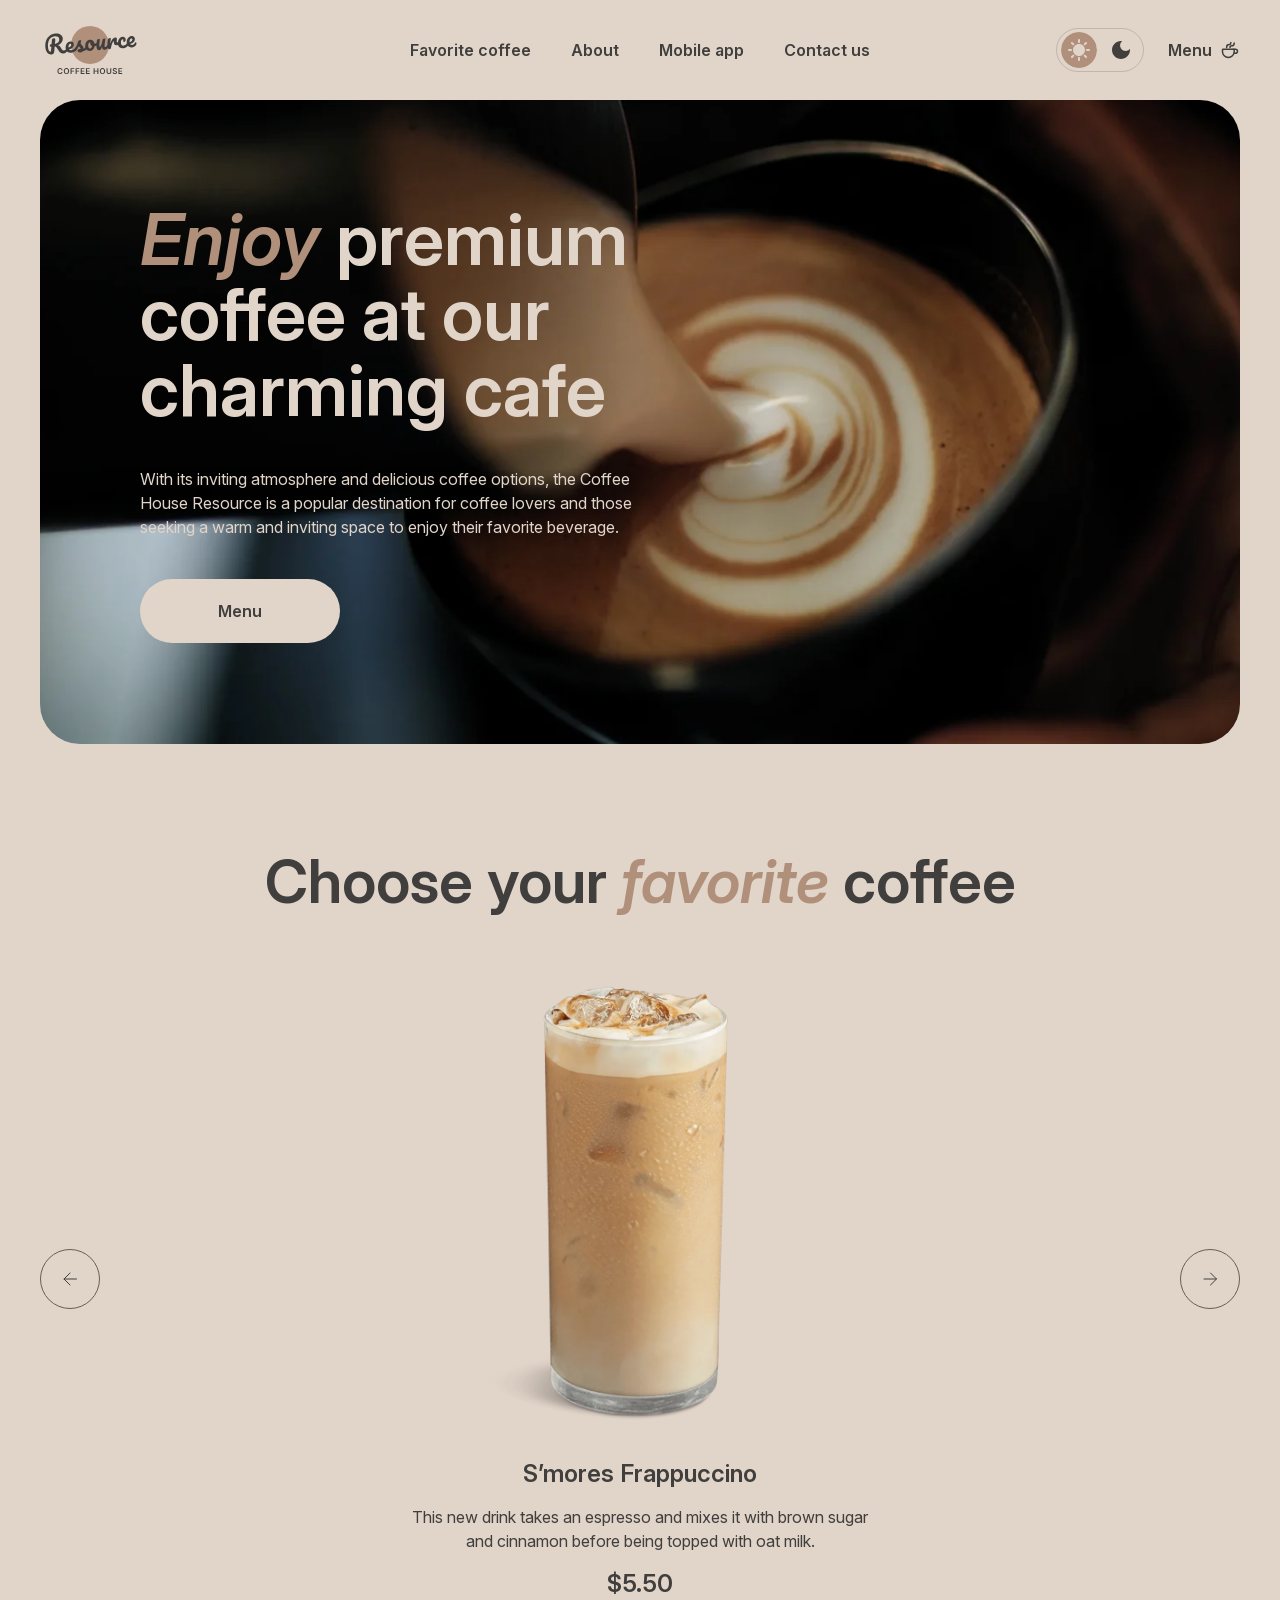
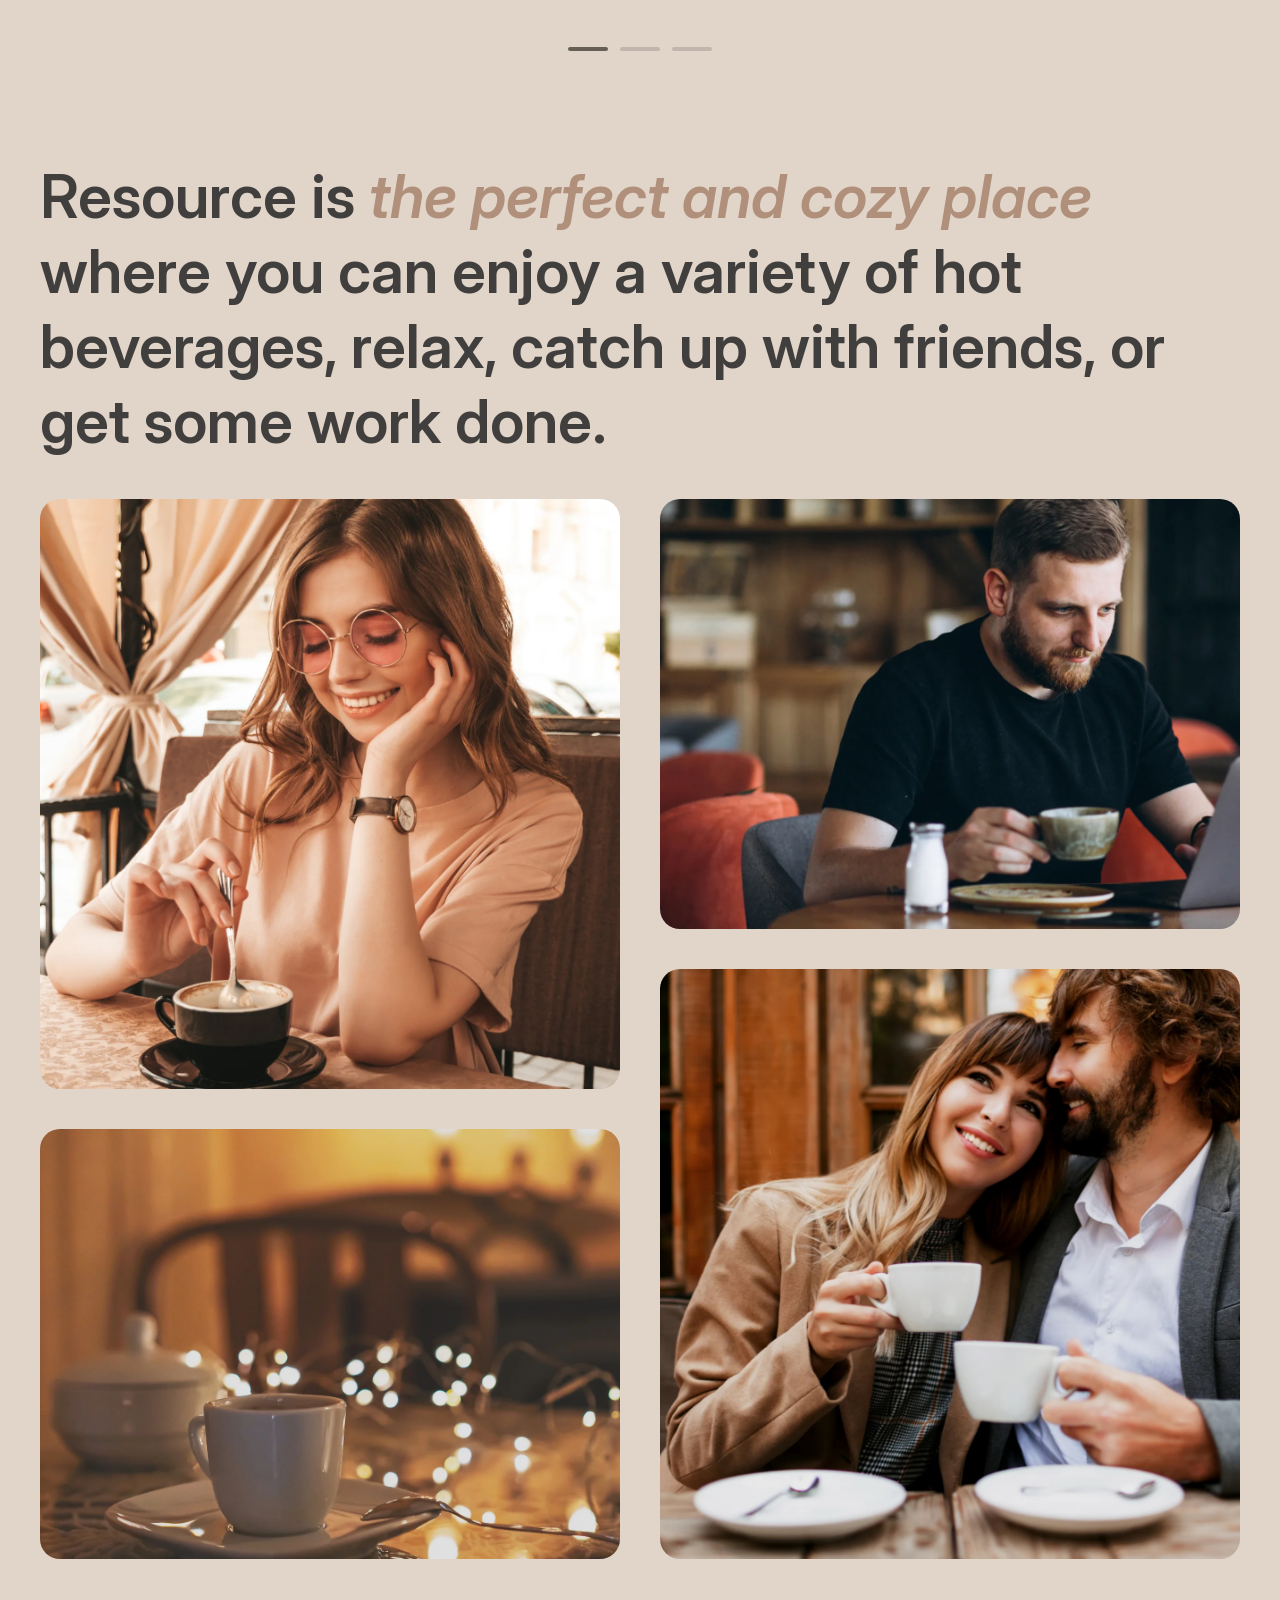
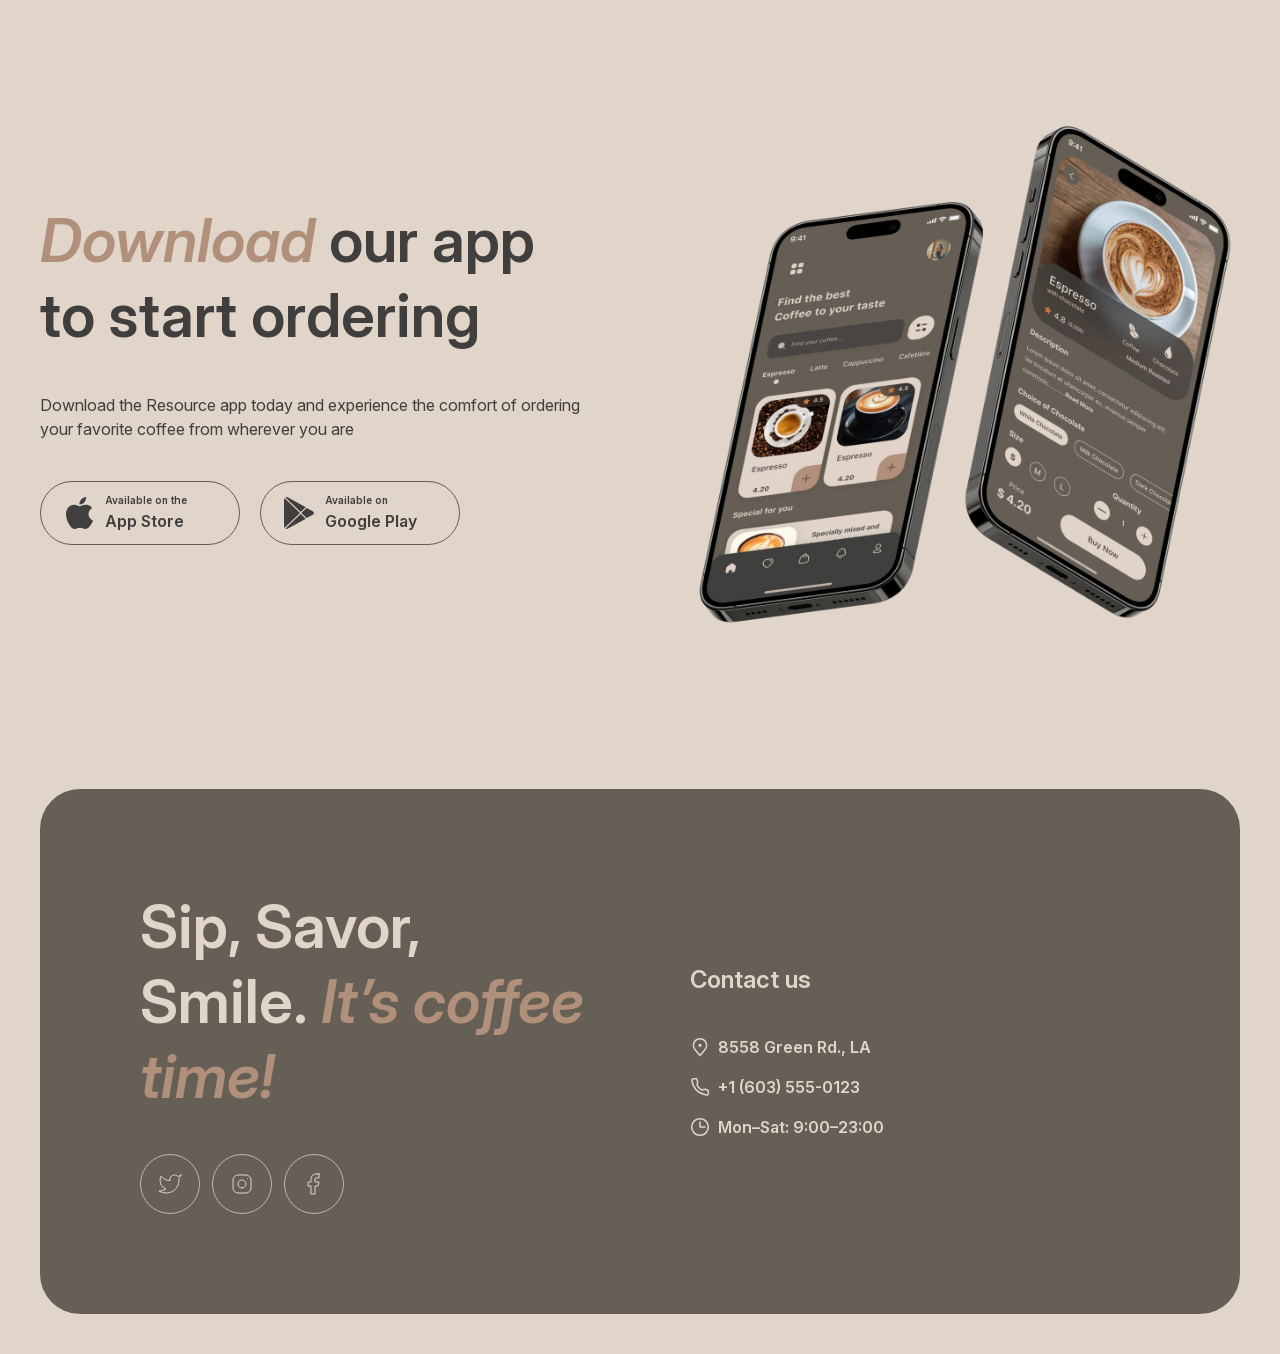
<file: index.html>
<!doctype html>
<html lang="en">
  <head>
    <meta charset="UTF-8">
    <meta name="viewport" content="width=device-width, initial-scale=1.0">
    <meta
      name="description"
      content="Coffee House — enjoy premium coffee in a cozy atmosphere."
    >
    <title>Coffee House</title>
    <link rel="icon" href="./assets/icons/coffee-cup.svg" type="image/svg+xml">
    <script src="./js/theme.js"></script>
    <link rel="stylesheet" href="./css/style.css">
    <script src="./js/navigation.js" defer></script>
    <script src="./js/slider.js" defer></script>
  </head>
  <body>
    <a class="skip-link" href="#main-content">Skip to main content</a>

    <header class="header container">
      <a class="logo" href="./" aria-label="Coffee House home page">
        <img class="logo__image logo__image--light" src="./assets/icons/logo-light.svg" alt="">
        <img class="logo__image logo__image--dark" src="./assets/icons/logo-dark.svg" alt="">
      </a>

      <nav class="navigation" id="main-navigation" data-navigation aria-label="Main navigation">
        <ul class="navigation__list">
          <li><a class="navigation__link" href="#favorite">Favorite coffee</a></li>
          <li><a class="navigation__link" href="#about">About</a></li>
          <li><a class="navigation__link" href="#mobile-app">Mobile app</a></li>
          <li><a class="navigation__link" href="#contacts">Contact us</a></li>
          <li class="navigation__menu-item">
            <a class="navigation__link navigation__menu-link" href="./menu/">
              <span>Menu</span>
              <span class="icon icon--coffee-cup" aria-hidden="true"></span>
            </a>
          </li>
        </ul>
      </nav>

      <div class="header__actions">
        <div class="theme-switch" role="group" aria-label="Color theme">
          <button
            class="theme-switch__button theme-switch__button--light"
            type="button"
            data-theme-value="light"
            aria-label="Use light theme"
            aria-pressed="true"
          ></button>
          <button
            class="theme-switch__button theme-switch__button--dark"
            type="button"
            data-theme-value="dark"
            aria-label="Use dark theme"
            aria-pressed="false"
          ></button>
        </div>

        <a class="menu-link" href="./menu/">
          <span>Menu</span>
          <span class="icon icon--coffee-cup" aria-hidden="true"></span>
        </a>

        <button
          class="burger-button"
          type="button"
          data-burger-button
          aria-label="Open menu"
          aria-controls="main-navigation"
          aria-expanded="false"
        >
          <span class="icon icon--burger" aria-hidden="true"></span>
          <span class="icon icon--close" aria-hidden="true"></span>
        </button>
      </div>
    </header>

    <main class="home-main container" id="main-content" tabindex="-1">
      <section class="hero">
        <div class="hero__content">
          <h1 class="hero__title">
            <span class="accent">Enjoy</span> premium coffee at our charming cafe
          </h1>
          <p class="hero__description">
            With its inviting atmosphere and delicious coffee options, the Coffee House Resource is a popular destination for coffee lovers and those seeking a warm and inviting space to enjoy their favorite beverage.
          </p>
          <a class="primary-button" href="./menu/">
            <span>Menu</span>
            <span class="icon icon--coffee-cup" aria-hidden="true"></span>
          </a>
        </div>
      </section>

      <section class="favorite" id="favorite">
        <h2 class="section-title section-title--center">
          Choose your <span class="accent">favorite</span> coffee
        </h2>

        <div class="slider" data-slider role="region" aria-roledescription="carousel" aria-label="Favorite coffee">
          <div class="slider__row">
            <button class="round-button slider__button" type="button" data-slider-direction="previous" aria-label="Previous coffee">
              <span class="icon icon--arrow-left" aria-hidden="true"></span>
            </button>

            <div class="slider__viewport" data-slider-viewport>
              <div class="slider__track" data-slider-track>
                <article class="favorite-slide">
                  <img class="favorite-slide__image" src="./assets/images/favorite-1.webp" alt="S’mores Frappuccino">
                  <div class="favorite-slide__description">
                    <h3 class="favorite-slide__title">S’mores Frappuccino</h3>
                    <p>This new drink takes an espresso and mixes it with brown sugar and cinnamon before being topped with oat milk.</p>
                    <p class="favorite-slide__price">$5.50</p>
                  </div>
                </article>

                <article class="favorite-slide">
                  <img class="favorite-slide__image" src="./assets/images/favorite-2.webp" alt="Caramel Macchiato">
                  <div class="favorite-slide__description">
                    <h3 class="favorite-slide__title">Caramel Macchiato</h3>
                    <p>Fragrant and unique classic espresso with rich caramel-peanut syrup, with cream under whipped thick foam.</p>
                    <p class="favorite-slide__price">$5.00</p>
                  </div>
                </article>

                <article class="favorite-slide">
                  <img class="favorite-slide__image" src="./assets/images/favorite-3.webp" alt="Ice coffee">
                  <div class="favorite-slide__description">
                    <h3 class="favorite-slide__title">Ice coffee</h3>
                    <p>A popular summer drink that tones and invigorates. Prepared from coffee, milk and ice.</p>
                    <p class="favorite-slide__price">$4.50</p>
                  </div>
                </article>
              </div>
            </div>

            <button class="round-button slider__button" type="button" data-slider-direction="next" aria-label="Next coffee">
              <span class="icon icon--arrow-right" aria-hidden="true"></span>
            </button>
          </div>

          <div class="slider__pagination" data-slider-pagination role="group" aria-label="Slide 1 of 3">
            <button class="slider__control slider__control--active" type="button" data-slide-index="0" aria-label="Go to slide 1" aria-current="true"></button>
            <button class="slider__control" type="button" data-slide-index="1" aria-label="Go to slide 2"></button>
            <button class="slider__control" type="button" data-slide-index="2" aria-label="Go to slide 3"></button>
          </div>
        </div>
      </section>

      <section class="about" id="about">
        <h2 class="section-title">
          Resource is <span class="accent">the perfect and cozy place</span> where you can enjoy a variety of hot beverages, relax, catch up with friends, or get some work done.
        </h2>

        <div class="about__gallery">
          <div class="about__column">
            <div class="about__image-box about__image-box--large">
              <img src="./assets/images/about-1.webp" alt="Woman enjoying coffee in the cafe">
            </div>
            <div class="about__image-box about__image-box--small">
              <img src="./assets/images/about-2.webp" alt="Coffee and warm lights in the cafe">
            </div>
          </div>
          <div class="about__column">
            <div class="about__image-box about__image-box--small">
              <img src="./assets/images/about-3.webp" alt="Guest working in the cafe">
            </div>
            <div class="about__image-box about__image-box--large">
              <img src="./assets/images/about-4.webp" alt="Couple having coffee together">
            </div>
          </div>
        </div>
      </section>

      <section class="mobile-app" id="mobile-app">
        <div class="mobile-app__content">
          <h2 class="section-title"><span class="accent">Download</span> our app<br>to start ordering</h2>
          <p>
            Download the Resource app today and experience the comfort of ordering your favorite coffee from wherever you are
          </p>
          <div class="mobile-app__buttons">
            <a class="store-button" href="https://www.apple.com/app-store/" target="_blank" rel="noopener noreferrer">
              <span class="store-button__icon icon--app-store" aria-hidden="true"></span>
              <span class="store-button__text">
                <span class="store-button__caption">Available on the</span>
                <span>App Store</span>
              </span>
            </a>
            <a class="store-button" href="https://play.google.com/store" target="_blank" rel="noopener noreferrer">
              <span class="store-button__icon icon--google-play" aria-hidden="true"></span>
              <span class="store-button__text">
                <span class="store-button__caption">Available on</span>
                <span>Google Play</span>
              </span>
            </a>
          </div>
        </div>

        <img class="mobile-app__image" src="./assets/images/mobile-screens.webp" alt="Coffee House mobile application">
      </section>
    </main>

    <footer class="footer container" id="contacts">
      <div class="footer__inner">
        <div class="footer__socials">
          <h2 class="footer__title">
            Sip, Savor, Smile. <span class="accent">It’s coffee time!</span>
          </h2>
          <ul class="social-list" aria-label="Social media">
            <li>
              <a class="social-link" href="https://twitter.com/" target="_blank" rel="noopener noreferrer" aria-label="Twitter">
                <span class="icon icon--twitter" aria-hidden="true"></span>
              </a>
            </li>
            <li>
              <a class="social-link" href="https://www.instagram.com/" target="_blank" rel="noopener noreferrer" aria-label="Instagram">
                <span class="icon icon--instagram" aria-hidden="true"></span>
              </a>
            </li>
            <li>
              <a class="social-link" href="https://www.facebook.com/" target="_blank" rel="noopener noreferrer" aria-label="Facebook">
                <span class="icon icon--facebook" aria-hidden="true"></span>
              </a>
            </li>
          </ul>
        </div>

        <div class="contacts">
          <h3 class="contacts__title">Contact us</h3>
          <address>
            <ul class="contacts__list">
              <li>
                <a class="contacts__link" href="https://maps.google.com/?q=8558+Green+Rd,+LA" target="_blank" rel="noopener noreferrer">
                  <span class="icon icon--location" aria-hidden="true"></span>
                  <span>8558 Green Rd., LA</span>
                </a>
              </li>
              <li>
                <a class="contacts__link" href="tel:+16035550123">
                  <span class="icon icon--phone" aria-hidden="true"></span>
                  <span>+1 (603) 555-0123</span>
                </a>
              </li>
              <li class="contacts__item">
                <span class="icon icon--clock" aria-hidden="true"></span>
                <span>Mon–Sat: 9:00–23:00</span>
              </li>
            </ul>
          </address>
        </div>
      </div>
    </footer>
  </body>
</html>
</file>
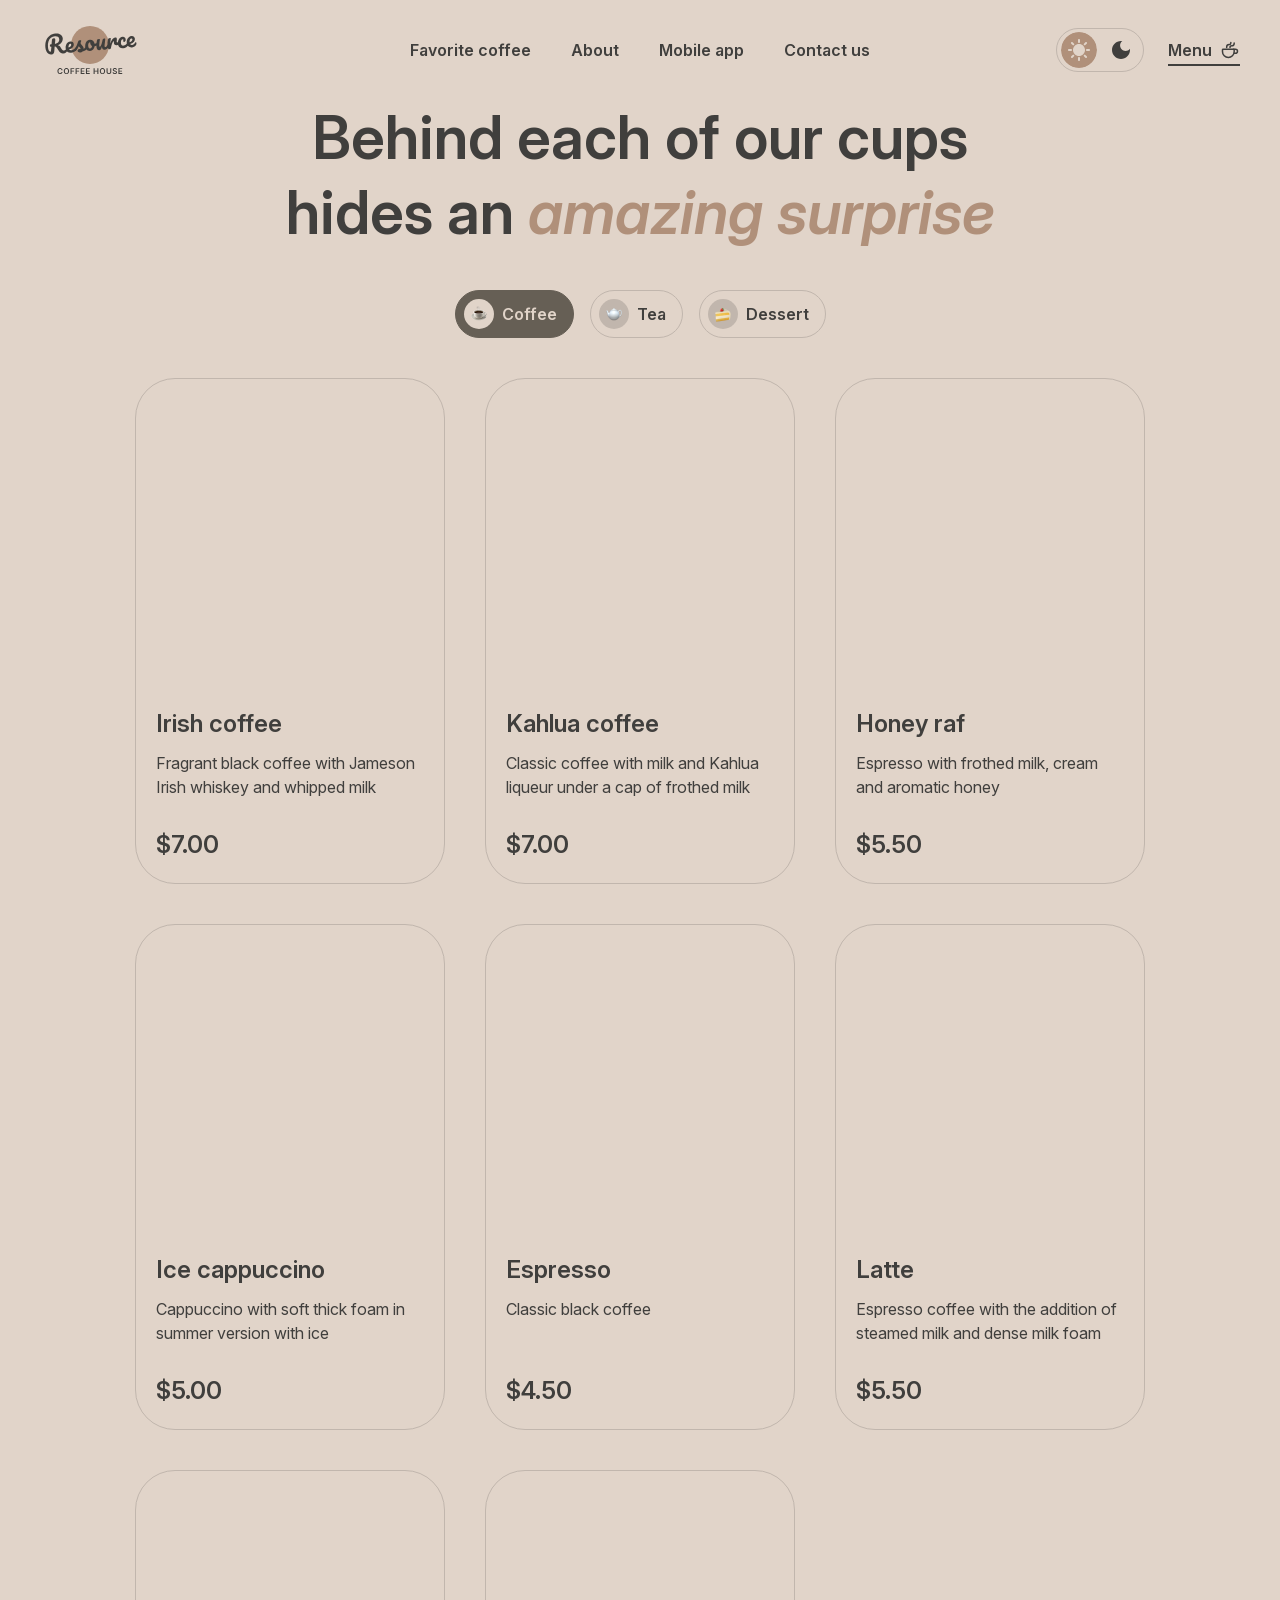
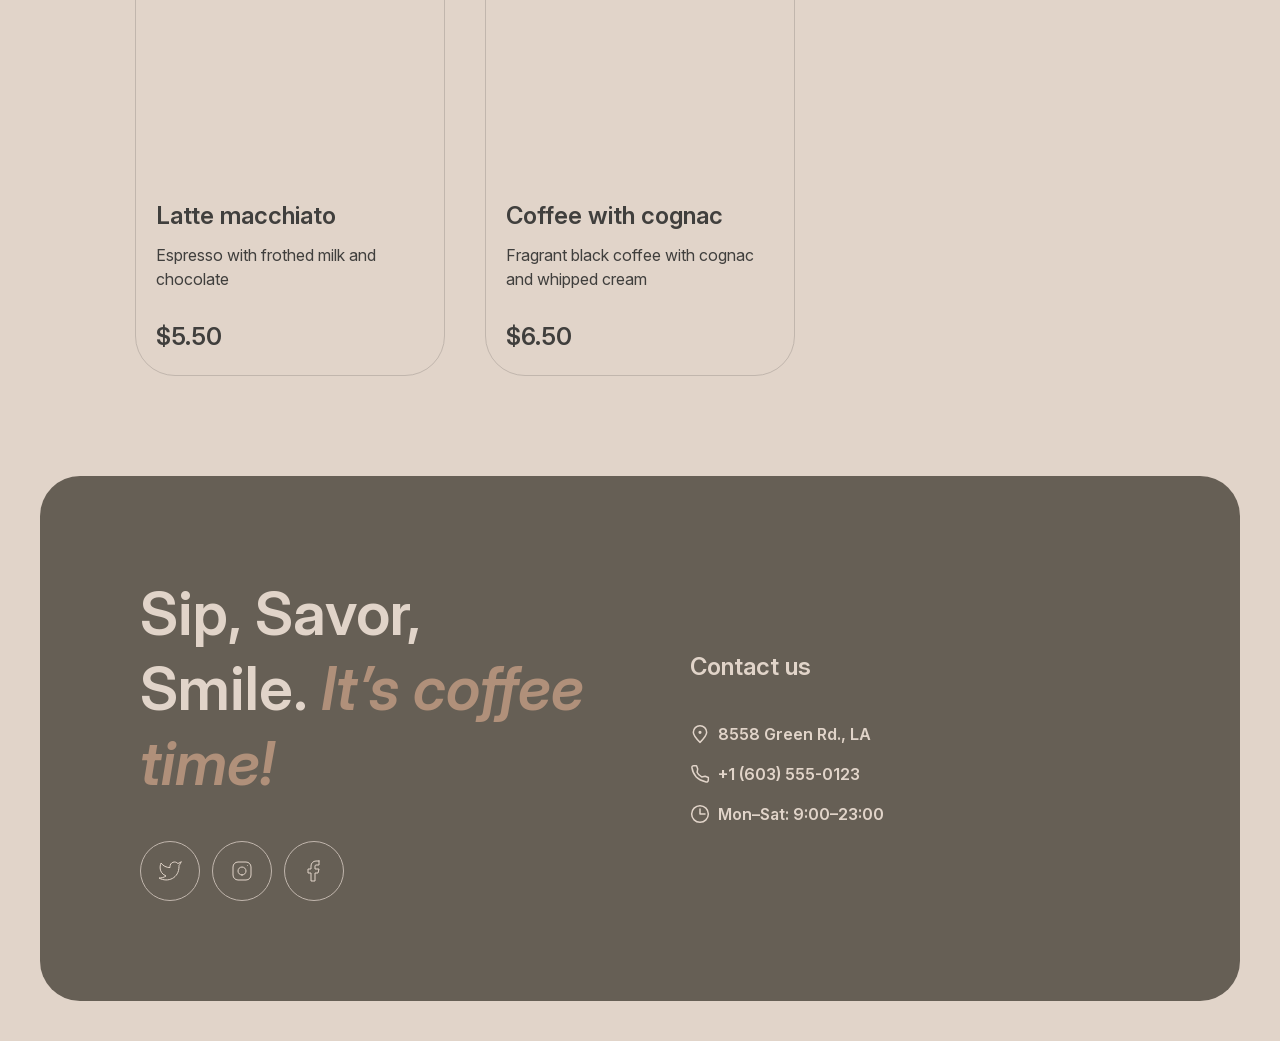
<file: menu/index.html>
<!doctype html>
<html lang="en">
  <head>
    <meta charset="UTF-8">
    <meta name="viewport" content="width=device-width, initial-scale=1.0">
    <meta
      name="description"
      content="Explore the Coffee House menu and find your favorite drink or dessert."
    >
    <title>Menu | Coffee House</title>
    <link rel="icon" href="../assets/icons/coffee-cup.svg" type="image/svg+xml">
    <script src="../js/theme.js"></script>
    <link rel="stylesheet" href="../css/style.css">
    <link rel="stylesheet" href="../css/menu.css">
    <script src="../js/navigation.js" defer></script>
    <script src="../js/products.js" defer></script>
    <script src="../js/menu.js" defer></script>
  </head>
  <body>
    <a class="skip-link" href="#main-content">Skip to main content</a>

    <header class="header container">
      <a class="logo" href="../" aria-label="Coffee House home page">
        <img class="logo__image logo__image--light" src="../assets/icons/logo-light.svg" alt="">
        <img class="logo__image logo__image--dark" src="../assets/icons/logo-dark.svg" alt="">
      </a>

      <nav class="navigation" id="main-navigation" data-navigation aria-label="Main navigation">
        <ul class="navigation__list">
          <li><a class="navigation__link" href="../#favorite">Favorite coffee</a></li>
          <li><a class="navigation__link" href="../#about">About</a></li>
          <li><a class="navigation__link" href="../#mobile-app">Mobile app</a></li>
          <li><a class="navigation__link" href="#contacts">Contact us</a></li>
          <li class="navigation__menu-item">
            <a class="navigation__link navigation__menu-link navigation__menu-link--current" href="./" aria-current="page">
              <span>Menu</span>
              <span class="icon icon--coffee-cup" aria-hidden="true"></span>
            </a>
          </li>
        </ul>
      </nav>

      <div class="header__actions">
        <div class="theme-switch" role="group" aria-label="Color theme">
          <button
            class="theme-switch__button theme-switch__button--light"
            type="button"
            data-theme-value="light"
            aria-label="Use light theme"
            aria-pressed="true"
          ></button>
          <button
            class="theme-switch__button theme-switch__button--dark"
            type="button"
            data-theme-value="dark"
            aria-label="Use dark theme"
            aria-pressed="false"
          ></button>
        </div>

        <a class="menu-link menu-link--current" href="./" aria-current="page">
          <span>Menu</span>
          <span class="icon icon--coffee-cup" aria-hidden="true"></span>
        </a>

        <button
          class="burger-button"
          type="button"
          data-burger-button
          aria-label="Open menu"
          aria-controls="main-navigation"
          aria-expanded="false"
        >
          <span class="icon icon--burger" aria-hidden="true"></span>
          <span class="icon icon--close" aria-hidden="true"></span>
        </button>
      </div>
    </header>

    <main class="menu-main container" id="main-content" tabindex="-1">
      <section class="menu-section">
        <div class="menu-offer">
          <h1 class="menu-title">
            Behind each of our cups hides an <span class="accent">amazing surprise</span>
          </h1>

          <div class="menu-tabs" role="group" aria-label="Menu categories">
            <button class="menu-tab menu-tab--active" type="button" data-category="coffee" aria-pressed="true">
              <span class="menu-tab__icon" aria-hidden="true">
                <img src="../assets/icons/category-coffee.png" alt="">
              </span>
              <span>Coffee</span>
            </button>
            <button class="menu-tab" type="button" data-category="tea" aria-pressed="false">
              <span class="menu-tab__icon" aria-hidden="true">
                <img src="../assets/icons/category-tea.png" alt="">
              </span>
              <span>Tea</span>
            </button>
            <button class="menu-tab" type="button" data-category="dessert" aria-pressed="false">
              <span class="menu-tab__icon" aria-hidden="true">
                <img src="../assets/icons/category-dessert.png" alt="">
              </span>
              <span>Dessert</span>
            </button>
          </div>
        </div>

        <div class="menu-grid" id="menu-grid" data-menu-grid></div>

        <button
          class="round-button menu-more"
          type="button"
          data-menu-more
          aria-label="Show more menu items"
          aria-controls="menu-grid"
          hidden
        >
          <span class="icon icon--refresh" aria-hidden="true"></span>
        </button>
      </section>
    </main>

    <dialog class="product-modal" data-product-modal aria-labelledby="product-modal-title">
      <div class="product-modal__layout">
        <div class="product-modal__image-box" data-modal-image-box></div>

        <div class="product-modal__content">
          <div class="product-modal__heading">
            <h2 id="product-modal-title" data-modal-title>Product details</h2>
            <p data-modal-description></p>
          </div>

          <fieldset class="product-modal__group">
            <legend>Size</legend>
            <div class="product-modal__options" data-modal-sizes></div>
          </fieldset>

          <fieldset class="product-modal__group">
            <legend>Additives</legend>
            <div class="product-modal__options" data-modal-additives></div>
          </fieldset>

          <div class="product-modal__total">
            <span>Total:</span>
            <strong data-modal-price aria-live="polite"></strong>
          </div>

          <div class="product-modal__note">
            <span class="product-modal__info" aria-hidden="true">i</span>
            <p>The cost is not final. Download our mobile application to see the final price and place your order. Earn loyalty points and enjoy your favorite coffee with up to 20% discount.</p>
          </div>

          <button class="product-modal__close" type="button" data-modal-close>Close</button>
        </div>
      </div>
    </dialog>

    <footer class="footer container" id="contacts">
      <div class="footer__inner">
        <div class="footer__socials">
          <h2 class="footer__title">
            Sip, Savor, Smile. <span class="accent">It’s coffee time!</span>
          </h2>
          <ul class="social-list" aria-label="Social media">
            <li>
              <a class="social-link" href="https://twitter.com/" target="_blank" rel="noopener noreferrer" aria-label="Twitter">
                <span class="icon icon--twitter" aria-hidden="true"></span>
              </a>
            </li>
            <li>
              <a class="social-link" href="https://www.instagram.com/" target="_blank" rel="noopener noreferrer" aria-label="Instagram">
                <span class="icon icon--instagram" aria-hidden="true"></span>
              </a>
            </li>
            <li>
              <a class="social-link" href="https://www.facebook.com/" target="_blank" rel="noopener noreferrer" aria-label="Facebook">
                <span class="icon icon--facebook" aria-hidden="true"></span>
              </a>
            </li>
          </ul>
        </div>

        <div class="contacts">
          <h3 class="contacts__title">Contact us</h3>
          <address>
            <ul class="contacts__list">
              <li>
                <a class="contacts__link" href="https://maps.google.com/?q=8558+Green+Rd,+LA" target="_blank" rel="noopener noreferrer">
                  <span class="icon icon--location" aria-hidden="true"></span>
                  <span>8558 Green Rd., LA</span>
                </a>
              </li>
              <li>
                <a class="contacts__link" href="tel:+16035550123">
                  <span class="icon icon--phone" aria-hidden="true"></span>
                  <span>+1 (603) 555-0123</span>
                </a>
              </li>
              <li class="contacts__item">
                <span class="icon icon--clock" aria-hidden="true"></span>
                <span>Mon–Sat: 9:00–23:00</span>
              </li>
            </ul>
          </address>
        </div>
      </div>
    </footer>
  </body>
</html>
</file>
<file: css/style.css>
@font-face {
  font-family: "Inter";
  src: url("../assets/fonts/InterVariable.woff2") format("woff2-variations");
  font-style: normal;
  font-weight: 100 900;
  font-display: swap;
}

@font-face {
  font-family: "Inter";
  src: url("../assets/fonts/InterVariable-Italic.woff2") format("woff2-variations");
  font-style: italic;
  font-weight: 100 900;
  font-display: swap;
}

:root {
  color-scheme: light;
  --color-text: #403f3d;
  --color-text-inverse: #e1d4c9;
  --color-accent: #b0907a;
  --color-background: #e1d4c9;
  --color-container: #665f55;
  --color-overlay: rgb(64 63 61 / 80%);
  --color-border: #c1b6ad;
  --color-border-inverse: #665f55;
  --color-control-active: var(--color-container);
  --color-control-active-text: var(--color-text-inverse);
  --color-control-icon: var(--color-background);
  --font-family: "Inter", sans-serif;
  --container-width: 1360px;
  --page-gutter: 40px;
  --section-gap: 100px;
  --radius-large: 40px;
  --radius-medium: 20px;
  --transition-duration: 0.3s;
}

:root[data-theme="dark"] {
  color-scheme: dark;
  --color-text: #e1d4c9;
  --color-text-inverse: #e1d4c9;
  --color-background: #292826;
  --color-container: #403f3d;
  --color-overlay: rgb(41 40 38 / 80%);
  --color-border: #665f55;
  --color-border-inverse: #c1b6ad;
}

*,
*::before,
*::after {
  box-sizing: border-box;
}

html {
  scroll-behavior: smooth;
}

body {
  display: flex;
  flex-direction: column;
  min-width: 320px;
  min-height: 100vh;
  margin: 0;
  color: var(--color-text);
  background-color: var(--color-background);
  font-family: var(--font-family);
  font-size: 16px;
  line-height: 1.5;
  transition:
    color var(--transition-duration) ease,
    background-color var(--transition-duration) ease;
}

img {
  display: block;
  max-width: 100%;
}

[hidden] {
  display: none !important;
}

a {
  color: inherit;
  text-decoration: none;
}

button,
input,
textarea,
select {
  font: inherit;
}

button {
  color: inherit;
}

ul,
ol {
  margin: 0;
  padding: 0;
  list-style: none;
}

h1,
h2,
h3,
p {
  margin: 0;
}

.container {
  width: min(calc(100% - 2 * var(--page-gutter)), var(--container-width));
  margin-inline: auto;
}

.skip-link {
  position: fixed;
  z-index: 10;
  top: 12px;
  left: 12px;
  padding: 10px 16px;
  border-radius: 8px;
  color: var(--color-background);
  background-color: var(--color-text);
  font-weight: 600;
  transform: translateY(calc(-100% - 16px));
  transition: transform var(--transition-duration) ease;
}

.skip-link:focus-visible {
  transform: translateY(0);
}

main:focus-visible {
  outline: none;
}

.accent {
  color: var(--color-accent);
  font-style: italic;
}

.icon {
  display: inline-block;
  flex: none;
  width: 24px;
  height: 24px;
  background-color: currentcolor;
  -webkit-mask: var(--icon) center / contain no-repeat;
  mask: var(--icon) center / contain no-repeat;
}

.icon--coffee-cup {
  --icon: url("../assets/icons/coffee-cup.svg");
  width: 20px;
  height: 20px;
}

.icon--burger {
  --icon: url("../assets/icons/burger.svg");
  width: 18px;
  height: 10px;
}

.icon--close {
  --icon: url("../assets/icons/close.svg");
  width: 18px;
  height: 18px;
}

.icon--arrow-left {
  --icon: url("../assets/icons/arrow-left.svg");
}

.icon--arrow-right {
  --icon: url("../assets/icons/arrow-right.svg");
}

.icon--twitter {
  --icon: url("../assets/icons/twitter.svg");
}

.icon--instagram {
  --icon: url("../assets/icons/instagram.svg");
}

.icon--facebook {
  --icon: url("../assets/icons/facebook.svg");
}

.icon--location {
  --icon: url("../assets/icons/location.svg");
  width: 20px;
  height: 20px;
}

.icon--phone {
  --icon: url("../assets/icons/phone.svg");
  width: 20px;
  height: 20px;
}

.icon--clock {
  --icon: url("../assets/icons/clock.svg");
  width: 20px;
  height: 20px;
}

.header {
  display: flex;
  align-items: center;
  justify-content: space-between;
  height: 60px;
  margin-top: 20px;
}

.logo {
  flex: none;
  width: 100px;
  height: 60px;
  transition: opacity var(--transition-duration) ease;
}

.logo__image {
  width: 100%;
  height: 100%;
}

.logo__image--dark,
[data-theme="dark"] .logo__image--light {
  display: none;
}

[data-theme="dark"] .logo__image--dark {
  display: block;
}

.navigation {
  position: absolute;
  left: 50%;
  transform: translateX(-50%);
}

.navigation__list {
  display: flex;
  align-items: center;
  gap: 40px;
}

.navigation__menu-item {
  display: none;
}

.navigation__link,
.menu-link,
.contacts__link,
.contacts__item {
  font-weight: 600;
}

.navigation__link,
.menu-link {
  white-space: nowrap;
}

.navigation__link,
.menu-link,
.contacts__link {
  position: relative;
}

.navigation__link::after,
.menu-link::after,
.contacts__link::after {
  position: absolute;
  right: 0;
  bottom: -4px;
  left: 0;
  height: 2px;
  background-color: currentcolor;
  content: "";
  opacity: 0;
  transform: scaleX(0);
  transition:
    opacity var(--transition-duration) ease,
    transform var(--transition-duration) ease;
}

.header__actions {
  display: flex;
  align-items: center;
  gap: 24px;
}

.theme-switch {
  display: flex;
  align-items: center;
  justify-content: space-between;
  width: 88px;
  height: 44px;
  padding: 4px;
  border: 1px solid var(--color-border);
  border-radius: 100px;
}

.theme-switch__button {
  width: 36px;
  height: 36px;
  padding: 0;
  border: 0;
  border-radius: 50%;
  background-color: transparent;
  background-position: center;
  background-repeat: no-repeat;
  cursor: pointer;
  transition: transform var(--transition-duration) ease;
}

.theme-switch__button--light {
  background-image: url("../assets/icons/theme-light-active.svg");
}

.theme-switch__button--dark {
  background-image: url("../assets/icons/theme-dark-inactive.svg");
}

[data-theme="dark"] .theme-switch__button--light {
  background-image: url("../assets/icons/theme-light-inactive.svg");
}

[data-theme="dark"] .theme-switch__button--dark {
  background-image: url("../assets/icons/theme-dark-active.svg");
}

.menu-link {
  display: flex;
  align-items: center;
  gap: 8px;
}

.menu-link--current::after {
  opacity: 1;
  transform: scaleX(1);
}

.burger-button {
  display: none;
  place-items: center;
  width: 44px;
  height: 44px;
  padding: 0;
  border: 1px solid var(--color-border-inverse);
  border-radius: 50%;
  color: var(--color-text);
  background: transparent;
  cursor: pointer;
  transition:
    color var(--transition-duration) ease,
    background-color var(--transition-duration) ease;
}

.burger-button .icon {
  grid-area: 1 / 1;
  transition:
    opacity var(--transition-duration) ease,
    transform var(--transition-duration) ease;
}

.burger-button .icon--close {
  opacity: 0;
  transform: rotate(-90deg) scale(0.6);
}

.burger-button--open .icon--burger {
  opacity: 0;
  transform: rotate(90deg) scale(0.6);
}

.burger-button--open .icon--close {
  opacity: 1;
  transform: rotate(0) scale(1);
}

.is-scroll-locked {
  overflow: hidden;
}

.home-main {
  display: flex;
  flex-direction: column;
  gap: var(--section-gap);
  margin-top: 20px;
}

.home-main section {
  scroll-margin-top: 20px;
}

.section-title {
  font-size: 60px;
  font-weight: 600;
  line-height: 1.25;
}

.section-title--center {
  text-align: center;
}

.hero {
  display: flex;
  align-items: center;
  min-height: 644px;
  padding: 100px;
  overflow: hidden;
  border-radius: var(--radius-large);
  color: var(--color-text-inverse);
  background-image: url("../assets/images/hero.webp");
  background-position: center;
  background-size: cover;
}

.hero__content {
  display: flex;
  flex-direction: column;
  align-items: flex-start;
  gap: 40px;
  width: 530px;
}

.hero__title {
  font-size: 72px;
  font-weight: 600;
  line-height: 1.05;
}

.hero__description {
  line-height: 1.5;
}

.primary-button {
  display: flex;
  align-items: center;
  justify-content: center;
  width: 200px;
  height: 64px;
  border-radius: 100px;
  color: #403f3d;
  background-color: #e1d4c9;
  font-weight: 600;
}

.primary-button .icon {
  width: 0;
  opacity: 0;
  transition:
    width var(--transition-duration) ease,
    margin-left var(--transition-duration) ease,
    opacity var(--transition-duration) ease;
}

.favorite {
  display: flex;
  flex-direction: column;
  gap: 40px;
  min-height: 799px;
}

.slider {
  display: flex;
  flex-direction: column;
  align-items: center;
  gap: 40px;
}

.slider__row {
  display: flex;
  align-items: center;
  gap: 40px;
  width: 100%;
  height: 640px;
}

.round-button {
  display: grid;
  flex: none;
  place-items: center;
  width: 60px;
  height: 60px;
  padding: 0;
  border: 1px solid var(--color-border-inverse);
  border-radius: 50%;
  color: var(--color-text);
  background-color: transparent;
  cursor: pointer;
  transition:
    color var(--transition-duration) ease,
    background-color var(--transition-duration) ease;
}

.slider__viewport {
  flex: 1;
  min-width: 480px;
  height: 640px;
  overflow: hidden;
  touch-action: pan-y;
}

.slider__track {
  display: flex;
  height: 100%;
  transition: transform 0.5s ease-in-out;
  will-change: transform;
}

.slider__track--no-transition {
  transition: none;
}

.favorite-slide {
  display: flex;
  flex: 0 0 100%;
  flex-direction: column;
  align-items: center;
  gap: 20px;
  width: 100%;
  text-align: center;
}

.favorite-slide__image {
  flex: none;
  width: 480px;
  height: 480px;
  max-width: 100%;
  object-fit: cover;
  user-select: none;
}

.favorite-slide__description {
  display: flex;
  flex-direction: column;
  gap: 16px;
  width: 100%;
  max-width: 480px;
}

.favorite-slide__title,
.favorite-slide__price {
  font-size: 24px;
  font-weight: 600;
  line-height: 1.25;
}

.slider__pagination {
  display: flex;
  gap: 12px;
}

.slider__control {
  width: 40px;
  height: 20px;
  padding: 8px 0;
  border: 0;
  background-color: transparent;
  cursor: pointer;
}

.slider__control::before {
  display: block;
  width: 40px;
  height: 4px;
  border-radius: 100px;
  background-color: var(--color-border);
  content: "";
  transition: background-color var(--transition-duration) ease;
}

.slider__control--active::before {
  background-color: var(--color-border-inverse);
}

.about {
  display: flex;
  flex-direction: column;
  gap: 40px;
}

.about__gallery {
  display: grid;
  grid-template-columns: repeat(2, minmax(0, 1fr));
  gap: 40px;
}

.about__column {
  display: flex;
  flex-direction: column;
  gap: 40px;
}

.about__image-box {
  overflow: hidden;
  border-radius: var(--radius-medium);
}

.about__image-box--large {
  height: 590px;
}

.about__image-box--small {
  height: 430px;
}

.about__image-box img {
  width: 100%;
  height: 100%;
  max-width: none;
  object-fit: cover;
  transform: scale(1.1);
  transition: transform var(--transition-duration) ease;
}

.mobile-app {
  display: grid;
  grid-template-columns: repeat(2, minmax(0, 1fr));
  gap: 100px;
  align-items: center;
  min-height: 630px;
}

.mobile-app__content {
  display: flex;
  flex-direction: column;
  align-items: flex-start;
  gap: 40px;
}

.mobile-app__buttons {
  display: flex;
  gap: 20px;
}

.store-button {
  display: flex;
  align-items: center;
  gap: 8px;
  width: 200px;
  height: 64px;
  padding: 12px 20px;
  border: 1px solid var(--color-border-inverse);
  border-radius: 100px;
  color: var(--color-text);
  font-weight: 600;
  transition:
    color var(--transition-duration) ease,
    background-color var(--transition-duration) ease;
}

.store-button__icon {
  display: inline-block;
  flex: none;
  width: 36px;
  height: 36px;
  background-color: currentcolor;
  -webkit-mask: var(--icon) center / auto 32px no-repeat;
  mask: var(--icon) center / auto 32px no-repeat;
}

.icon--app-store {
  --icon: url("../assets/icons/app-store.svg");
}

.icon--google-play {
  --icon: url("../assets/icons/google-play.svg");
}

.store-button__text {
  display: flex;
  flex-direction: column;
  gap: 2px;
  white-space: nowrap;
}

.store-button__caption {
  font-size: 10px;
  line-height: 1.4;
}

.mobile-app__image {
  width: min(630px, 100%);
  aspect-ratio: 1;
  object-fit: cover;
}

.footer {
  margin-top: auto;
  margin-bottom: 40px;
  padding-top: var(--section-gap);
  color: var(--color-text-inverse);
}

.footer__inner {
  display: grid;
  grid-template-columns: repeat(2, minmax(0, 1fr));
  gap: 100px;
  align-items: center;
  min-height: 450px;
  padding: 100px;
  border-radius: var(--radius-large);
  background-color: var(--color-container);
}

.footer__title {
  max-width: 530px;
  margin-bottom: 40px;
  font-size: 60px;
  font-weight: 600;
  line-height: 1.25;
}

.social-list {
  display: flex;
  gap: 12px;
}

.social-link {
  display: grid;
  place-items: center;
  width: 60px;
  height: 60px;
  border: 1px solid var(--color-border);
  border-radius: 50%;
  color: var(--color-text-inverse);
  transition:
    color var(--transition-duration) ease,
    background-color var(--transition-duration) ease;
}

.contacts address {
  font-style: normal;
}

.contacts__title {
  margin-bottom: 40px;
  font-size: 24px;
  font-weight: 600;
  line-height: 1.25;
}

.contacts__list {
  display: grid;
  justify-items: start;
  gap: 16px;
}

.contacts__link,
.contacts__item {
  display: flex;
  align-items: center;
  gap: 8px;
}

:focus-visible {
  outline: 3px solid var(--color-text);
  outline-offset: 4px;
}

.hero :focus-visible,
.footer :focus-visible {
  outline-color: var(--color-text-inverse);
}

@media (hover: hover) and (pointer: fine) {
  .logo:hover {
    opacity: 0.75;
  }

  .theme-switch__button:hover {
    transform: scale(1.08);
  }

  .navigation__link:hover::after,
  .menu-link:hover::after,
  .contacts__link:hover::after {
    opacity: 1;
    transform: scaleX(1);
  }

  .social-link:hover {
    color: var(--color-container);
    background-color: var(--color-text-inverse);
  }

  .primary-button:hover .icon {
    width: 20px;
    margin-left: 8px;
    opacity: 1;
  }

  .round-button:hover,
  .store-button:hover,
  .burger-button:hover {
    color: var(--color-background);
    background-color: var(--color-border-inverse);
  }

  .about__image-box:hover img {
    transform: scale(1);
  }
}

@media (min-width: 769px) and (max-width: 1000px) {
  .navigation__list {
    gap: 16px;
  }

  .navigation__link,
  .menu-link {
    font-size: 14px;
  }

  .header__actions {
    gap: 12px;
  }

  .theme-switch {
    width: 80px;
    height: 40px;
    padding: 3px;
  }

  .theme-switch__button {
    width: 32px;
    height: 32px;
    background-size: 32px 32px;
  }
}

@media (max-width: 768px) {
  .header {
    position: relative;
    z-index: 20;
  }

  .navigation {
    position: fixed;
    z-index: 10;
    inset: 100px 0 0;
    display: flex;
    align-items: flex-start;
    justify-content: center;
    overflow-y: auto;
    padding: 60px 40px;
    background-color: var(--color-background);
    opacity: 0;
    pointer-events: none;
    transform: translateX(100%);
    transition:
      opacity var(--transition-duration) ease,
      transform var(--transition-duration) ease,
      background-color var(--transition-duration) ease;
  }

  .navigation--open {
    opacity: 1;
    pointer-events: auto;
    transform: translateX(0);
  }

  .navigation__list {
    flex-direction: column;
    gap: 60px;
    font-size: 32px;
    line-height: 1.25;
  }

  .navigation__menu-item {
    display: list-item;
    margin-top: 40px;
  }

  .navigation__menu-link {
    display: flex;
    align-items: center;
    gap: 16px;
  }

  .navigation__menu-link .icon {
    width: 40px;
    height: 40px;
  }

  .menu-link {
    display: none;
  }

  .burger-button {
    display: grid;
  }

  .theme-switch {
    width: 104px;
    height: 52px;
    padding-inline: 8px;
  }
}

@media (max-width: 1100px) {
  .hero {
    padding: 100px 60px;
  }

  .primary-button .icon {
    width: 20px;
    margin-left: 8px;
    opacity: 1;
  }

  .about__gallery {
    grid-template-columns: 1fr;
  }

  .about__image-box--small {
    display: none;
  }

  .mobile-app {
    grid-template-columns: 1fr;
    gap: 100px;
  }

  .mobile-app__image {
    width: 630px;
    margin-inline: auto;
  }

  .footer__inner {
    grid-template-columns: 1fr;
    gap: 100px;
    padding: 100px 60px;
  }
}

@media (max-width: 767px) {
  :root {
    --page-gutter: 16px;
  }

  .container {
    width: auto;
    margin-right: var(--page-gutter);
    margin-left: var(--page-gutter);
  }

  .header__actions {
    gap: 12px;
  }

  .hero {
    min-height: 552px;
    padding: 60px 16px;
  }

  .hero__content {
    width: 100%;
  }

  .hero__title {
    font-size: 42px;
    line-height: 1.15;
  }

  .section-title {
    font-size: 32px;
  }

  .favorite {
    min-height: 696px;
  }

  .slider__row,
  .slider__viewport {
    height: clamp(532px, calc(100vw + 152px), 640px);
  }

  .slider__row {
    gap: 0;
  }

  .slider__button {
    display: none;
  }

  .slider__viewport {
    min-width: 0;
    width: 100%;
  }

  .favorite-slide {
    width: 100%;
    max-width: 100%;
  }

  .favorite-slide__image {
    width: min(100%, 480px);
    height: auto;
    aspect-ratio: 1;
  }

  .about__gallery {
    gap: 40px;
  }

  .mobile-app {
    gap: 40px;
  }

  .mobile-app__buttons {
    flex-direction: column;
  }

  .mobile-app__image {
    width: 100%;
    max-width: 348px;
  }

  .footer {
    margin-bottom: 40px;
  }

  .footer__inner {
    gap: 40px;
    min-height: auto;
    padding: 60px 16px;
  }

  .footer__title {
    font-size: 32px;
  }

  .footer__title .accent {
    display: inline-block;
  }
}

@media (prefers-reduced-motion: reduce) {
  html {
    scroll-behavior: auto;
  }

  *,
  *::before,
  *::after {
    animation-duration: 0.01ms !important;
    animation-iteration-count: 1 !important;
    scroll-behavior: auto !important;
    transition-duration: 0.01ms !important;
  }
}
</file>
<file: css/menu.css>
.menu-main {
  margin-top: 20px;
}

.menu-section {
  display: flex;
  flex-direction: column;
  align-items: center;
  gap: 40px;
}

.menu-offer {
  display: flex;
  flex-direction: column;
  align-items: center;
  gap: 40px;
  width: 100%;
}

.menu-title {
  width: 800px;
  font-size: 60px;
  font-weight: 600;
  line-height: 1.25;
  text-align: center;
}

.menu-tabs {
  display: flex;
  gap: 16px;
  align-items: center;
  justify-content: center;
}

.menu-tab {
  display: flex;
  align-items: center;
  justify-content: center;
  gap: 8px;
  min-height: 46px;
  padding: 8px 16px 8px 8px;
  border: 1px solid var(--color-border);
  border-radius: 100px;
  color: var(--color-text);
  background-color: transparent;
  font-weight: 600;
  cursor: pointer;
  transition:
    color var(--transition-duration) ease,
    border-color var(--transition-duration) ease,
    background-color var(--transition-duration) ease;
}

.menu-tab__icon {
  display: grid;
  flex: none;
  place-items: center;
  width: 30px;
  height: 30px;
  border-radius: 50%;
  color: #403f3d;
  background-color: var(--color-border);
  line-height: 1;
  transition: background-color var(--transition-duration) ease;
}

.menu-tab__icon img {
  width: 16px;
  height: 16px;
  max-width: none;
  object-fit: contain;
}

.menu-tab--active {
  border-color: var(--color-control-active);
  color: var(--color-control-active-text);
  background-color: var(--color-control-active);
  cursor: default;
}

.menu-tab--active .menu-tab__icon {
  background-color: var(--color-control-icon);
}

.menu-grid {
  display: grid;
  grid-template-columns: repeat(auto-fit, 310px);
  gap: 40px;
  justify-content: center;
  width: 100%;
}

.menu-card {
  display: flex;
  flex-direction: column;
  width: 310px;
  height: 506px;
  overflow: hidden;
  border: 1px solid var(--color-border);
  border-radius: var(--radius-large);
  cursor: pointer;
}

.menu-card__image-box {
  flex: none;
  width: 310px;
  height: 310px;
  overflow: hidden;
  border-radius: var(--radius-large);
}

.menu-card__image-box img {
  width: 100%;
  height: 100%;
  max-width: none;
  object-fit: cover;
  transform: scale(1.1);
  transition: transform var(--transition-duration) ease;
}

.menu-card__content {
  display: flex;
  flex: 1;
  flex-direction: column;
  justify-content: space-between;
  padding: 20px;
}

.menu-card__heading {
  display: flex;
  flex-direction: column;
  gap: 12px;
}

.menu-card h2,
.menu-card__price {
  font-size: 24px;
  font-weight: 600;
  line-height: 1.25;
}

.menu-card__content > p,
.menu-card__heading > p {
  line-height: 1.5;
}

.menu-more {
  display: grid;
}

.icon--refresh {
  --icon: url("../assets/icons/refresh.svg");
}

.product-modal {
  width: min(800px, calc(100% - 80px));
  max-height: calc(100dvh - 40px);
  padding: 16px;
  overflow: auto;
  border: 0;
  border-radius: var(--radius-large);
  color: var(--color-text);
  background-color: var(--color-background);
}

[data-theme="dark"] .product-modal {
  background-color: var(--color-container);
}

.product-modal[open] {
  animation: modal-appear var(--transition-duration) ease;
}

.product-modal::backdrop {
  background-color: var(--color-overlay);
}

.product-modal__layout {
  display: grid;
  grid-template-columns: 310px minmax(0, 1fr);
  gap: 20px;
}

.product-modal__image-box {
  width: 310px;
  height: 310px;
  overflow: hidden;
  border-radius: var(--radius-large);
}

.product-modal__image-box img {
  width: 100%;
  height: 100%;
  max-width: none;
  object-fit: cover;
  transform: scale(1.1);
}

.product-modal__content,
.product-modal__heading {
  display: flex;
  flex-direction: column;
}

.product-modal__content {
  gap: 20px;
}

.product-modal__heading {
  gap: 12px;
}

.product-modal__group {
  min-width: 0;
  margin: 0;
  padding: 0;
  border: 0;
}

.product-modal__group legend {
  margin-bottom: 8px;
  padding: 0;
}

.product-modal__options {
  display: flex;
  flex-wrap: wrap;
  gap: 8px;
}

.product-option {
  display: flex;
  align-items: center;
  gap: 8px;
  min-height: 46px;
  padding: 8px 16px 8px 8px;
  border: 1px solid var(--color-border);
  border-radius: 100px;
  color: var(--color-text);
  background-color: transparent;
  font-weight: 600;
  cursor: pointer;
  transition:
    color var(--transition-duration) ease,
    border-color var(--transition-duration) ease,
    background-color var(--transition-duration) ease;
}

.product-option__marker {
  display: grid;
  flex: none;
  place-items: center;
  width: 30px;
  height: 30px;
  border-radius: 50%;
  color: #403f3d;
  background-color: var(--color-border);
  transition: background-color var(--transition-duration) ease;
}

.product-option--active {
  border-color: #665f55;
  color: #e1d4c9;
  background-color: #665f55;
}

[data-theme="dark"] .product-option--active {
  border-color: #292826;
  background-color: #292826;
}

.product-option--active .product-option__marker {
  background-color: #e1d4c9;
}

[data-theme="dark"] .product-option__marker {
  color: #e1d4c9;
  background-color: #665f55;
}

.product-option:focus-visible {
  outline: 2px solid #665f55;
  outline-offset: 1px;
}

[data-theme="dark"] .product-option:focus-visible {
  outline-color: #292826;
}

.product-modal__heading h2,
.product-modal__total {
  font-size: 24px;
  font-weight: 600;
  line-height: 1.25;
}

.product-modal__total {
  display: flex;
  justify-content: space-between;
  gap: 20px;
}

.product-modal__note {
  display: flex;
  gap: 8px;
  padding-top: 12px;
  border-top: 1px solid var(--color-border);
  font-size: 10px;
  font-weight: 600;
  line-height: 1.4;
}

.product-modal__info {
  display: grid;
  flex: none;
  place-items: center;
  width: 16px;
  height: 16px;
  border: 1px solid currentcolor;
  border-radius: 50%;
  font-size: 10px;
  line-height: 1;
}

.product-modal__close {
  min-height: 44px;
  padding: 10px 20px;
  border: 1px solid var(--color-border-inverse);
  border-radius: 100px;
  color: var(--color-text);
  background-color: transparent;
  font-weight: 600;
  cursor: pointer;
  transition:
    color var(--transition-duration) ease,
    background-color var(--transition-duration) ease;
}

@keyframes modal-appear {
  from {
    opacity: 0;
    transform: translateY(12px) scale(0.98);
  }

  to {
    opacity: 1;
    transform: translateY(0) scale(1);
  }
}

@media (hover: hover) and (pointer: fine) {
  .menu-tab:not(.menu-tab--active):hover {
    border-color: var(--color-border-inverse);
    color: var(--color-background);
    background-color: var(--color-border-inverse);
  }

  .menu-tab:not(.menu-tab--active):hover .menu-tab__icon {
    background-color: var(--color-background);
  }

  .menu-card:hover .menu-card__image-box img {
    transform: scale(1);
  }

  .product-option:not(.product-option--active):hover {
    border-color: var(--color-border-inverse);
    color: var(--color-background);
    background-color: var(--color-border-inverse);
  }

  .product-option:not(.product-option--active):hover .product-option__marker {
    background-color: var(--color-background);
  }

  .product-modal__close:hover {
    color: var(--color-background);
    background-color: var(--color-border-inverse);
  }
}

@media (max-width: 1100px) {
  .menu-title {
    width: 100%;
  }

  .menu-grid {
    grid-template-columns: repeat(2, 310px);
  }
}

@media (max-width: 767px) {
  .menu-title {
    max-width: 100%;
    font-size: 32px;
    overflow-wrap: anywhere;
  }

  .menu-title .accent {
    display: inline-block;
  }

  .menu-tabs {
    gap: 8px;
    width: 100%;
  }

  .menu-tab {
    min-width: 0;
  }

  .menu-grid {
    grid-template-columns: minmax(0, 310px);
  }

  .menu-card,
  .menu-card__image-box {
    width: 100%;
    max-width: 310px;
  }
}

@media (max-width: 600px) {
  .product-modal {
    width: calc(100% - 32px);
  }

  .product-modal__layout {
    display: block;
  }

  .product-modal__image-box {
    display: none;
  }
}
</file>
